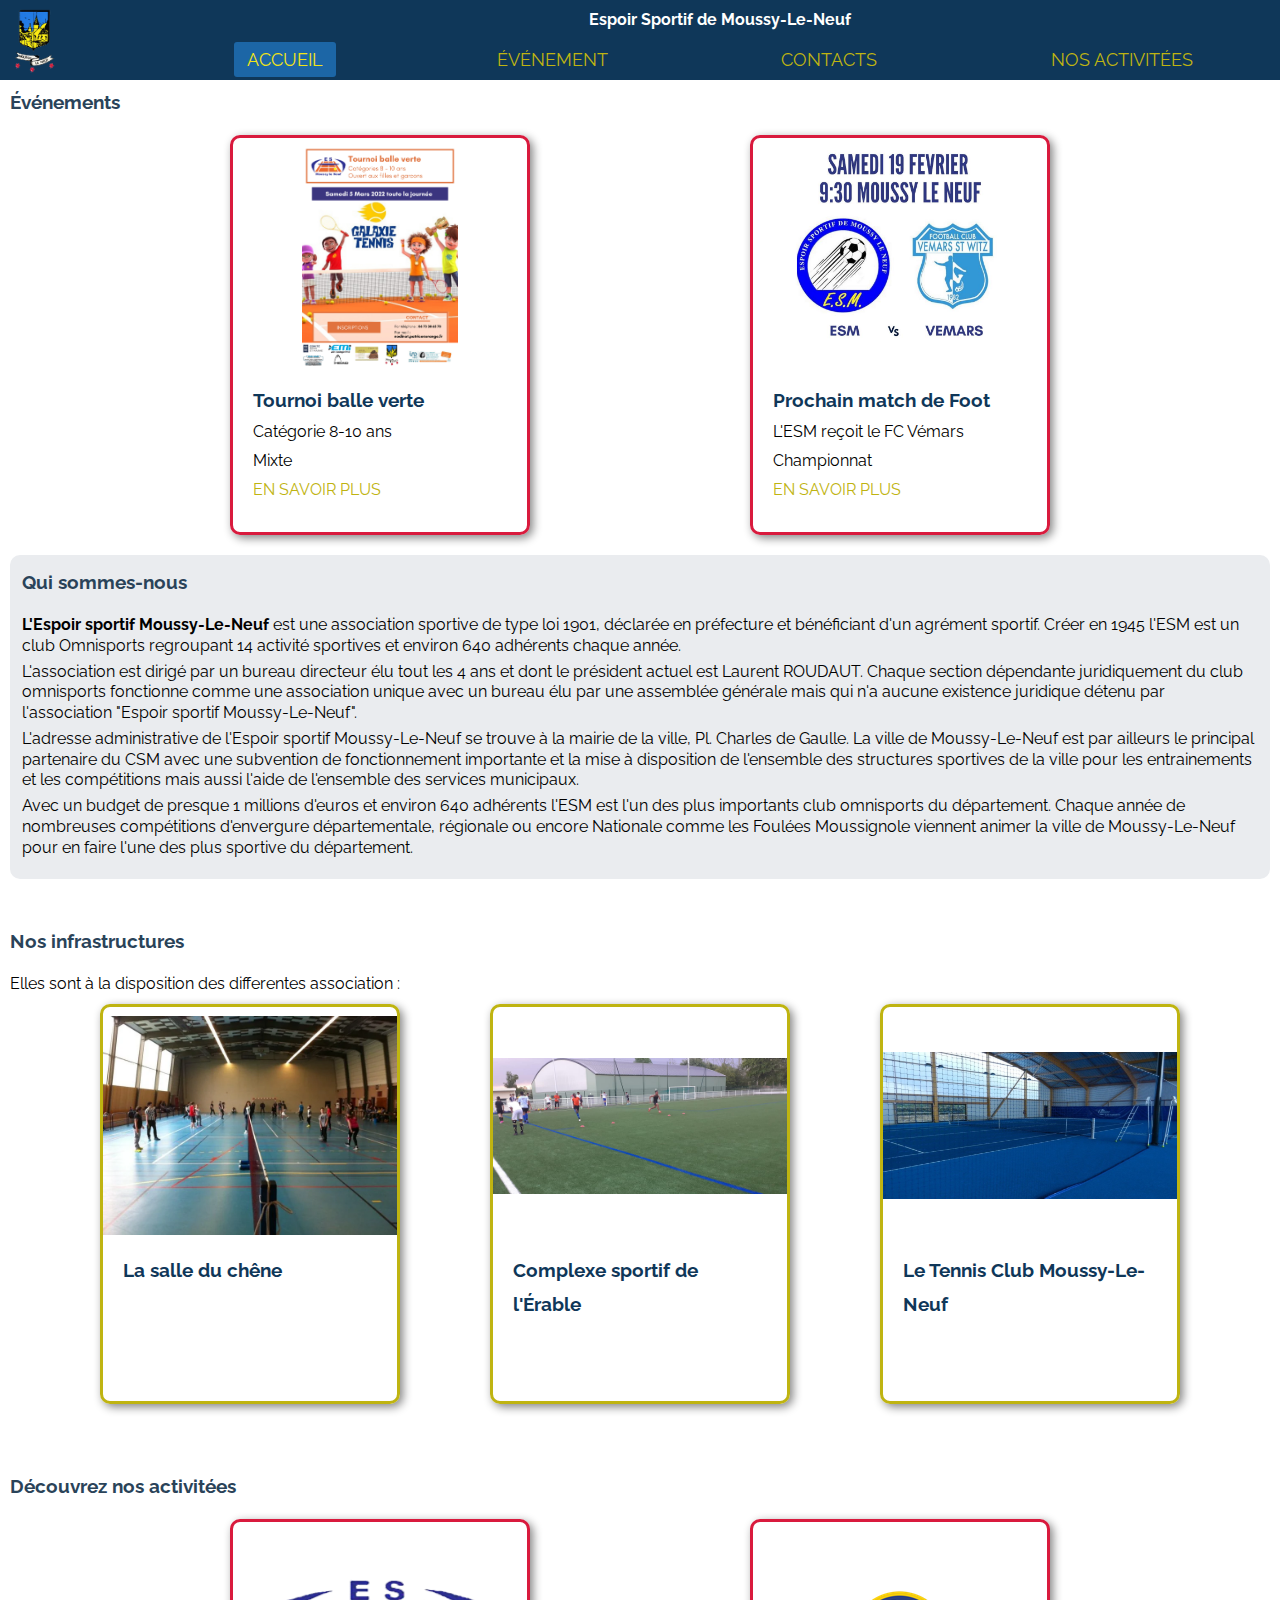
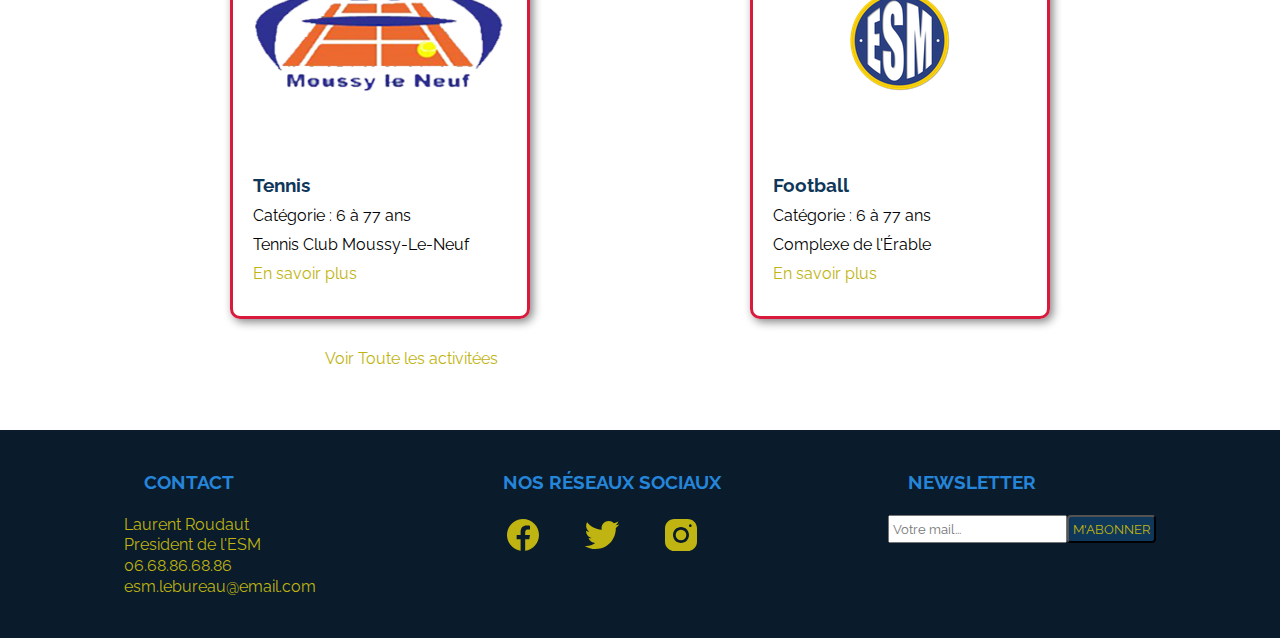
<file: index.html>
<!DOCTYPE html>
<html lang="fr">
    <head>
        <meta charset="UTF-8">
        <meta http-equiv="X-UA-Compatible" content="IE=edge">
        <meta name="viewport" content="width=device-width, initial-scale=1.0">
        <link rel="icon" href="images/LogoMLN.png">
        <!-- Intégration de la librairie Bootstrap que je ne souhaite pas utiliser pour me familliariser 
            avec flexbox et css grid
        <link rel="stylesheet" href="./style/bootstrap.min.css"> -->
        <link rel="stylesheet" href="style.css">
        <link rel="stylesheet" href="./style/header_footer.css">
        <title>ES Moussy</title>
    </head>
    <body>
        <div class="container">
            <!-- Début du header -->
            <nav>
                <div class="area1">
                    <div class="logo">
                        <img src="./images/LogoMLN.png" alt="Ecusson Moussy-Le-Neuf">
                    </div>
                </div>
                <div class="area2">
                    <div class="titre">
                        <div class="assoc">
                            <div>Espoir Sportif <br>de<br> Moussy-Le-Neuf
                            </div>
                        </div>
                    </div>
                    <div class="navbar">
                        <input type="checkbox" id="check">
                        <label for="check" class="checkbtn">
                                <div class="burger">
                                    <span></span>
                                </div>
                        </label>
                        <ul class="menu">
                            <li>
                                <a class="active" href="index.html">Accueil</a>
                                <ul class="sous-menu">
                                    <li><a href="#Qui_sommes-nous">Qui somme sous</a></li>
                                    <li><a href="#Nos_infrastructures">Nos infrastructure</a></li>
                                    <li><a href="#Découvrez_nos_activitées">Nos activitées</a></li>
                                </ul>
                            </li>
                            <li>
                                <a href="./blog/event.html">Événement</a>
                                <ul class="sous-menu">
                                    <li><a href="./blog/event.html#tennis">Tennis</a></li>
                                    <li><a href="./blog/event.html#foot">Foot</a></li>
                                </ul>
                            </li>
                            <li>
                                <a href="./blog/contact.html">Contacts</a>
                            </li>
                            <li>
                                <a href="./blog/activitee.html">Nos activitées</a>
                            </li>
                        </ul>
                    </div>
                </div>
            </nav>
            <!-- Fin du header -->
            
            <!-- Début du main -->
            <main>
                <div>
                    <div>
                        <div class="theme">
                            <div class="title-theme">
                                <h2 id="Evenement">Événements</h2>
                            </div>
                            <div class="container-theme">
                                <div class="container-card">
                                    <div class="card-event">
                                        <div class="top-card">
                                            <div class="img-card">
                                                <img src="./images/event_tennis.jpg" alt="Tournoi balle verte">
                                            </div>
                                        </div>
                                        
                                        <div class="bottom-card">
                                            <div>
                                                <h3>Tournoi balle verte</h3>
                                                <p>Catégorie 8-10 ans <br>
                                                    Mixte</p>
                                                <a href="./blog/event.html#tennis">EN SAVOIR PLUS</a>
                                            </div>
                                        </div>
                                    </div> 
                                </div>
                                
                                <div class="container-card">
                                    <div class="card-event">
                                        <div class="top-card">
                                            <div class="img-card">
                                                <img src="./images/event_foot.jpg" alt="ESMvsVémars">
                                            </div>
                                        </div>
                                    
                                        <div class="bottom-card">
                                            <div>
                                                <h3>Prochain match de Foot</h3>
                                                <p>L'ESM reçoit le FC Vémars <br>
                                                    Championnat</p>
                                                <a href="./blog/event.html#foot">EN SAVOIR PLUS</a>
                                            </div>
                                            
                                        </div>

                                    <div>
                                </div>        
                                
                            </div>
                        </div>                    
                    </div>

                    <div class="theme">
                        <div class="paragraphe">
                            <h2 id="Qui_sommes-nous">Qui sommes-nous</h2>
                            <p><strong>L'Espoir sportif Moussy-Le-Neuf</strong> est une association sportive de type loi 1901, déclarée en préfecture et bénéficiant d'un agrément sportif. 
                            Créer en 1945 l'ESM est un club Omnisports regroupant 14 activité sportives et environ 640 adhérents chaque année.</p>
                            
                            <p>L'association est dirigé par un bureau directeur élu tout les 4 ans et dont le président actuel est Laurent ROUDAUT. 
                            Chaque section dépendante juridiquement du club omnisports fonctionne comme une association unique avec un bureau élu par une assemblée générale mais qui n'a aucune existence juridique détenu par l'association "Espoir sportif Moussy-Le-Neuf". </p>
                            
                            <p>L'adresse administrative de l'Espoir sportif Moussy-Le-Neuf se trouve à la mairie de la ville, Pl. Charles de Gaulle.
                            La ville de Moussy-Le-Neuf est par ailleurs le principal partenaire du CSM avec une subvention de fonctionnement importante et la mise à disposition de l'ensemble des structures sportives de la ville pour les entrainements et les compétitions mais aussi l'aide de l'ensemble des services municipaux.</p> 
                            <p>Avec un budget de presque 1 millions d'euros et environ 640 adhérents l'ESM est l'un des plus importants club omnisports du département.
                            Chaque année de nombreuses compétitions d'envergure départementale, régionale ou encore Nationale comme les Foulées Moussignole viennent animer la ville de Moussy-Le-Neuf pour en faire l'une des plus sportive du département.</p>
                        </div>
                    </div>
                    
                    <div class="theme">
                        <div class="bloc-infra">
                            <h2 id="Nos_infrastructures">Nos infrastructures</h2>
                            <p>Elles sont à la disposition des differentes association : </p>
                            <div class="container-theme">
                                <div class="container-card">
                                    <div class="card-infra">
                                        <div class="top-card">
                                            <div class="image-structure">
                                                <img src="./images/Salle du chêne.webp" alt="La salle du chêne">
                                            </div>
                                        </div>
                                        <div class="bottom-card">
                                            <div><h3>La salle du chêne</h3></div>
                                        </div>
                                    </div>
                                </div>
        
                                <div class="container-card">
                                    <div class="card-infra">
                                        <div class="top-card">
                                            <div class="image-structure">
                                                <img src="./images/complexe sportif de l'érable.jpg" alt="Complexe sportif de l'Érable">
                                            </div>
                                        </div>
                                        <div class="bottom-card">
                                            <div><h3>Complexe sportif de l'Érable</h3></div>
                                        </div>
                                    </div>
                                </div>
        
                                <div class="container-card">
                                    <div class="card-infra">
                                        <div class="top-card">
                                            <div class="image-structure">
                                                <img src="./images/moussy-le-neuf-tennis.jpg" alt="Le Tennis Club Moussy-Le-Neuf">
                                            </div>
                                        </div>
                                        <div class="bottom-card">
                                            <div><h3>Le Tennis Club Moussy-Le-Neuf</h3></div>
                                        </div>
                                    </div>
                                </div>
                            </div>
                        </div>
                    </div>

                    <div class="theme">
                        <div>
                            <div>
                                <h2 id="Découvrez_nos_activitées">Découvrez nos activitées</h2>
                            </div>
                            <div class="container-theme">
                                <div class="container-card">
                                    <div class="card-event">
                                        <div class="top-card">
                                            <div class="img-card">
                                                <img src="./images/LogoTennis.png" alt="Logo Tennis club Moussy-Le-Neuf">
                                            </div>
                                        </div>
                                        <div class="bottom-card">
                                            <div>
                                                <h3>Tennis</h3>
                                                <p>Catégorie : 6 à 77 ans <br>
                                                    Tennis Club Moussy-Le-Neuf</p>
                                                <a href="./blog/activitee.html">En savoir plus</a>
                                            </div>
                                            
                                        </div>
                                        
                                    </div>
                                </div>
                                
                                <div class="container-card">
                                    <div class="card-event">
                                        <div class="top-card">
                                            <div class="img-card">
                                                <img src="./images/LogoFoot.png" alt="Logo ESM Football">
                                            </div>
                                        </div>
                                        <div class="bottom-card">
                                            <div>
                                                <h3>Football</h3> 
                                                <p>Catégorie : 6 à 77 ans <br>
                                                    Complexe de l'Érable</p>
                                                <a href="./blog/activitee.html">En savoir plus</a>
                                            </div>
                                                
                                        </div>
                                    </div>
                                </div>
                            </div>
                            <div class="activite">
                                <a href="./blog/activitee.html">Voir Toute les activitées</a>
                            </div>                           
                        </div>
                    </div>
                </div>
            </main>

            <!------------ Début du footer ------------>
            <footer>
                <div class="contenu-footer">

                    <div class="footer-service">
                        <h3>Contact</h3>
                        <ul class="liste-service">
                            <li>Laurent Roudaut</li>
                            <li>President de l'ESM</li>
                            <li><a href="tel:+33668866886">06.68.86.68.86</a></li>
                            <li><a href="mailto:esm.lebureau@email.com">esm.lebureau@email.com</a></li>
                        </ul>
                    </div>

                    <div class="footer-service">
                        <h3>Nos réseaux sociaux</h3>
                        <ul class="liste-social">
                            <li>
                                <a href="https://www.facebook.com/places/A-faire-a-Moussy-le-Neuf/105662939467023/" target="_blank" ><img class="icon-social" src="./images/icons8-facebook.svg" alt="Facebook icon"></a>
                            </li>
                            <li>
                                <a href="https://twitter.com/EsNeuf" target="_blank"><img class="icon-social" src="./images/icons8-twitter.svg" alt="Twitter icon"></a>
                            </li>
                            <li>
                                <a href="https://www.instagram.com/?hl=fr" target="_blank"><img class="icon-social" src="./images/icons8-instagram.svg" alt="instagram icon"></a>
                            </li>
                        </ul>
                    </div>

                    <div class="footer-service">
                        <h3>Newsletter</h3>
                        <form>
                            <div class="news">
                                <input class="newsletter" type="email" name="mail" placeholder="Votre mail..."/>
                                <input class="btnsub" type="reset" value="M'abonner"/>
                            </div>
                        </form>
                    </div>
                </div>
            </footer>
            <!------------ Fin du footer ------------>
        </div>
    </body>
</html>
</file>
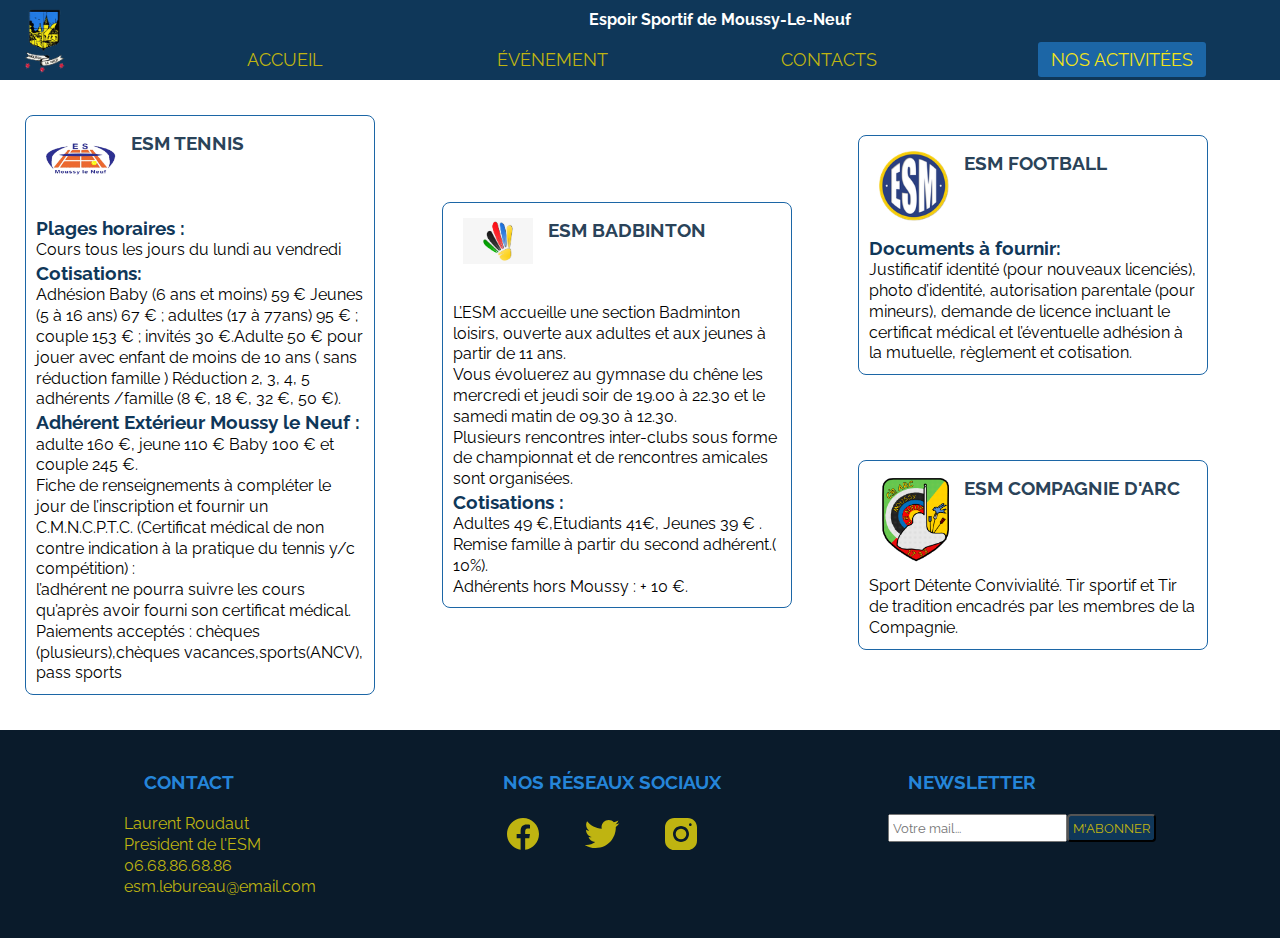
<file: blog/activitee.html>
<!DOCTYPE html>
<html lang="fr">
    <head>
        <meta charset="UTF-8">
        <meta http-equiv="X-UA-Compatible" content="IE=edge">
        <meta name="viewport" content="width=device-width, initial-scale=1.0">
        <link rel="icon" href="../images/LogoMLN.png">
        <!-- Intégration de la librairie Bootstrap que je ne souhaite pas utiliser pour me familliariser 
            avec flexbox et css grid
        <link rel="stylesheet" href="./style/bootstrap.min.css"> -->
        <link rel="stylesheet" href="../style/activité.css">
        <link rel="stylesheet" href="../style/header_footer.css">
        <title>ES Moussy</title>
    </head>
    <body>
        <div class="container">
            <!-- Début du header -->
            <nav>
                <div class="area1">
                    <div class="logo">
                        <img src="../images/LogoMLN.png" alt="Ecusson Moussy-Le-Neuf">
                    </div>
                </div>
                <div class="area2">
                    <div class="titre">
                        <div class="assoc">
                            <div>Espoir Sportif <br>de<br> Moussy-Le-Neuf
                            </div>
                        </div>
                    </div>
                    <div class="navbar">
                        <input type="checkbox" id="check">
                        <label for="check" class="checkbtn">
                                <div class="burger">
                                    <span></span>
                                </div>
                        </label>
                        <ul class="menu">
                            <li>
                                <a href="../index.html">Accueil</a>
                                <ul class="sous-menu">
                                    <li><a href="../index.html#Qui_sommes-nous">Qui somme sous</a></li>
                                    <li><a href="../index.html#Nos_infrastructures">Nos infrastructure</a></li>
                                    <li><a href="../index.html#Découvrez_nos_activitées">Nos activitées</a></li>
                                </ul>
                            </li>
                            <li>
                                <a href="../blog/event.html">Événement</a>
                                <ul class="sous-menu">
                                    <li><a href="event.html#tennis">Tennis</a></li>
                                    <li><a href="event.html#foot">Foot</a></li>
                                </ul>
                            </li>
                            <li>
                                <a href="../blog/contact.html">Contacts</a>
                            </li>
                            <li>
                                <a class="active" href="../blog/acitivité.html">Nos activitées</a>
                            </li>
                        </ul>
                    </div>
                </div>
            </nav>
            <!-- Fin du header -->
            <!-- Début du main -->
            <main>
                <div class="content">
                    <div class="sport tennis">
                        <div class="logo">
                            <img src="../images/LogoTennis.png" alt="">
                        </div>
                        <div class="title"><h2>ESM Tennis</h2></div>
                        <div class="explain arc">
                            <h3>Plages horaires :</h3>
                            Cours tous les jours du lundi au vendredi
                            <h3>Cotisations:</h3>
                            Adhésion Baby (6 ans et moins) 59 €
                            Jeunes (5 à 16 ans) 67 € ; adultes (17 à 77ans) 95 € ;
                            couple 153 € ; invités 30 €.Adulte 50 € pour jouer
                            avec enfant de moins de 10 ans ( sans réduction
                            famille )
                            Réduction 2, 3, 4, 5 adhérents /famille (8 €,
                            18 €, 32 €, 50 €).
                            <h3>Adhérent Extérieur Moussy le Neuf :</h3>
                            adulte 160 €, jeune 110 € Baby 100 € et couple 245 €. <br>
                            Fiche de renseignements à compléter le jour de
                            l’inscription et fournir un C.M.N.C.P.T.C.
                            (Certificat médical de non contre indication à la
                            pratique du tennis y/c compétition) : <br> l’adhérent ne
                            pourra suivre les cours qu’après avoir fourni son
                            certificat médical. <br>
                            Paiements acceptés : chèques (plusieurs),chèques
                            vacances,sports(ANCV), pass sports
                        </div>
                    </div>
                    <div class="sport foot">
                        <div class="logo">
                            <img src="../images/LogoFoot.png" alt="">
                        </div>
                        <div class="title"><h2>ESM Football</h2></div>
                        <div class="explain arc">
                            <h3>Documents à fournir:</h3>
                            Justificatif identité (pour nouveaux licenciés),
                            photo d’identité, autorisation parentale (pour
                            mineurs), demande de licence incluant le
                            certificat médical et l’éventuelle adhésion à la
                            mutuelle, règlement et cotisation.
                            
                        </div>
                    </div>
                    <div class="sport badbinton">
                        <div class="logo">
                            <img src="../images/258-2586492_badminton-logo-clipart-png.png" alt="">
                        </div>
                        <div class="title"><h2>ESM Badbinton</h2></div>
                        <div class="explain arc">
                            <p> L’ESM accueille une section Badminton
                                loisirs, ouverte aux adultes et aux jeunes à
                                partir de 11 ans. <br>
                                Vous évoluerez au gymnase du chêne les mercredi et jeudi soir de 19.00 à
                                22.30 et le samedi matin de 09.30 à
                                12.30. <br>Plusieurs rencontres inter-clubs sous
                                forme de championnat et de rencontres
                                amicales sont organisées. <br>
                                <h3>Cotisations :</h3> Adultes 49 €,Etudiants 41€,
                                Jeunes 39 € . Remise famille à partir du second
                                adhérent.( 10%). <br>
                                Adhérents hors Moussy : + 10 €.
                        </div>
                    </div>
                    <div class="sport arc">
                        <div class="logo">
                            <img src="../images/5acf842e96602_EcussonCieMoussy.png" alt="Logo ESM_Compagnie_d'arc">
                        </div>
                        <div class="title"><h2>ESM Compagnie d'arc</h2></div>
                        <div class="explain">
                            Sport Détente Convivialité.
                            Tir sportif et Tir de tradition encadrés par les
                            membres de la Compagnie.
                            
                        </div>
                    </div>
                </div>
            </main>

            <!------------ Début du footer ------------>
            <footer>
                <div class="contenu-footer">

                    <div class="footer-service">
                        <h3>Contact</h3>
                        <ul class="liste-service">
                            <li>Laurent Roudaut</li>
                            <li>President de l'ESM</li>
                            <li><a href="tel:+33668866886">06.68.86.68.86</a></li>
                            <li><a href="mailto:esm.lebureau@email.com">esm.lebureau@email.com</a></li>
                        </ul>
                    </div>

                    <div class="footer-service">
                        <h3>Nos réseaux sociaux</h3>
                        <ul class="liste-social">
                            <li>
                                <a href="https://www.facebook.com/places/A-faire-a-Moussy-le-Neuf/105662939467023/" target="_blank" ><img class="icon-social" src="../images/icons8-facebook.svg" alt="Facebook icon"></a>
                            </li>
                            <li>
                                <a href="https://twitter.com/EsNeuf" target="_blank"><img class="icon-social" src="../images/icons8-twitter.svg" alt="Twitter icon"></a>
                            </li>
                            <li>
                                <a href="https://www.instagram.com/?hl=fr" target="_blank"><img class="icon-social" src="../images/icons8-instagram.svg" alt="instagram icon"></a>
                            </li>
                        </ul>
                    </div>

                    <div class="footer-service">
                        <h3>Newsletter</h3>
                        <form>
                            <div class="news">
                                <input class="newsletter" type="email" name="mail" placeholder="Votre mail..."/>
                                <input class="btnsub" type="reset" value="M'abonner"/>
                            </div>
                        </form>
                    </div>
                </div>
            </footer>
            <!------------ Fin du footer ------------>
        </div>
    </body>
</html>
</file>
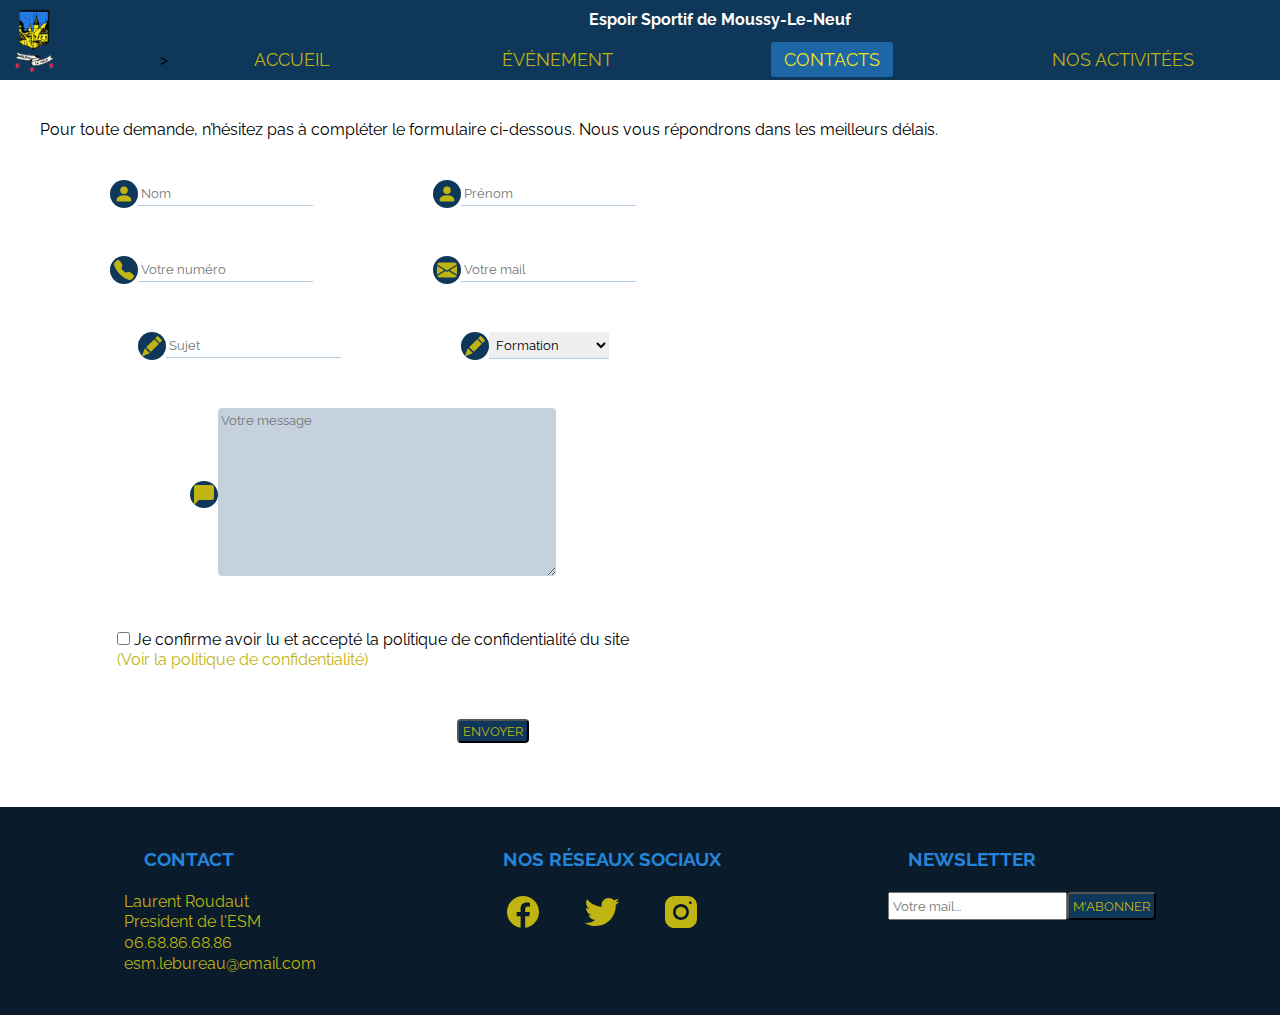
<file: blog/contact.html>
<!DOCTYPE html>
<html lang="fr">
    <head>
        <meta charset="UTF-8">
        <meta http-equiv="X-UA-Compatible" content="IE=edge">
        <meta name="viewport" content="width=device-width, initial-scale=1.0">
        <link rel="icon" href="../images/LogoMLN.png">
        <!-- Intégration de la librairie Bootstrap que je ne souhaite pas utiliser pour me familliariser 
            avec flexbox et css grid
        <link rel="stylesheet" href="./style/bootstrap.min.css"> -->
        <link rel="stylesheet" href="../style/contact.css">
        <link rel="stylesheet" href="../style/header_footer.css">
        <title>ES Moussy</title>
    </head>
    <body>
        <!-- Début du header -->
        <nav>
            <div class="area1">
                <div class="logo">
                    <img src="../images/LogoMLN.png" alt="Ecusson Moussy-Le-Neuf">
                </div>
            </div>
            <div class="area2">
                <div class="titre">
                    <div class="assoc">
                        <div>Espoir Sportif <br>de<br> Moussy-Le-Neuf
                        </div>
                    </div>
                </div>
                <div class="navbar">
                    <input type="checkbox" id="check">
                    <label for="check" class="checkbtn">
                            <div class="burger">
                                <span></span>
                            </div>
                    </label>>
                    <ul class="menu">
                        <li>
                            <a href="../index.html">Accueil</a>
                            <ul class="sous-menu">
                                <li><a href="../index.html#Qui_sommes-nous">Qui somme sous</a></li>
                                <li><a href="../index.html#Nos_infrastructures">Nos infrastructure</a></li>
                                <li><a href="../index.html#Découvrez_nos_activitées">Nos activitées</a></li>
                            </ul>
                        </li>
                        <li>
                            <a href="event.html">Événement</a>
                            <ul class="sous-menu">
                                <li><a href="event.html#tennis">Tennis</a></li>
                                <li><a href="event.html#foot">Foot</a></li>
                            </ul>
                        </li>
                        <li>
                            <a class="active" href="../blog/contact.html">Contacts</a>
                        </li>
                        <li>
                            <a href="activitee.html">Nos activitées</a>
                        </li>
                    </ul>
                </div>
            </div>
        </nav>
        <!-- Fin du header -->
        <!-- Début du main -->
        <main>
            <div class="container-contact">
                <section>
                    <div>
                        <p>Pour toute demande, n’hésitez pas à compléter le formulaire ci-dessous. Nous vous
                            répondrons dans les meilleurs délais.</p>
                    </div>
                    <form action="">
                        <div class="form-group">
                            <div class="form-input">
                                <div class="input-icon">
                                    <svg xmlns="http://www.w3.org/2000/svg" width="16" height="16" fill="currentColor" class="bi bi-person-fill" viewBox="0 0 16 16">
                                        <path d="M3 14s-1 0-1-1 1-4 6-4 6 3 6 4-1 1-1 1H3zm5-6a3 3 0 1 0 0-6 3 3 0 0 0 0 6z"/>
                                    </svg>
                                </div>
                                <span><input class="input" type="text"                  placeholder="Nom"></span>
                            </div>
                            <div class="form-input">
                                <div class="input-icon">
                                    <svg xmlns="http://www.w3.org/2000/svg" width="16" height="16" fill="currentColor" class="bi bi-person-fill" viewBox="0 0 16 16">
                                        <path d="M3 14s-1 0-1-1 1-4 6-4 6 3 6 4-1 1-1 1H3zm5-6a3 3 0 1 0 0-6 3 3 0 0 0 0 6z"/>
                                    </svg>
                                </div>
                                <span><input class="input" type="text" placeholder="Prénom"></span>
                            </div>
                        </div>

                        <div class="form-group">
                            <div class="form-input">
                                <div class="input-icon">
                                    <svg xmlns="http://www.w3.org/2000/svg" width="16" height="16" fill="currentColor" class="bi bi-telephone-fill" viewBox="0 0 16 16">
                                        <path fill-rule="evenodd" d="M1.885.511a1.745 1.745 0 0 1 2.61.163L6.29 2.98c.329.423.445.974.315 1.494l-.547 2.19a.678.678 0 0 0 .178.643l2.457 2.457a.678.678 0 0 0 .644.178l2.189-.547a1.745 1.745 0 0 1 1.494.315l2.306 1.794c.829.645.905 1.87.163 2.611l-1.034 1.034c-.74.74-1.846 1.065-2.877.702a18.634 18.634 0 0 1-7.01-4.42 18.634 18.634 0 0 1-4.42-7.009c-.362-1.03-.037-2.137.703-2.877L1.885.511z"/>
                                    </svg>
                                </div>
                                <span><input class="input" type="tel" placeholder="Votre numéro"></span>
                            </div>
                            <div class="form-input">
                                <div class="input-icon">
                                    <svg xmlns="http://www.w3.org/2000/svg" width="16" height="16" fill="currentColor" class="bi bi-envelope-fill" viewBox="0 0 16 16">
                                        <path d="M.05 3.555A2 2 0 0 1 2 2h12a2 2 0 0 1 1.95 1.555L8 8.414.05 3.555ZM0 4.697v7.104l5.803-3.558L0 4.697ZM6.761 8.83l-6.57 4.027A2 2 0 0 0 2 14h12a2 2 0 0 0 1.808-1.144l-6.57-4.027L8 9.586l-1.239-.757Zm3.436-.586L16 11.801V4.697l-5.803 3.546Z"/>
                                    </svg>
                                </div>
                                <span><input class="input" type="text" placeholder="Votre mail"></span>
                            </div>
                        </div>

                        <div class="form-group">
                            <div class="form-input">
                                <div class="input-icon">
                                    <svg xmlns="http://www.w3.org/2000/svg" width="16" height="16" fill="currentColor" class="bi bi-pencil-fill" viewBox="0 0 16 16">
                                        <path d="M12.854.146a.5.5 0 0 0-.707 0L10.5 1.793 14.207 5.5l1.647-1.646a.5.5 0 0 0 0-.708l-3-3zm.646 6.061L9.793 2.5 3.293 9H3.5a.5.5 0 0 1 .5.5v.5h.5a.5.5 0 0 1 .5.5v.5h.5a.5.5 0 0 1 .5.5v.5h.5a.5.5 0 0 1 .5.5v.207l6.5-6.5zm-7.468 7.468A.5.5 0 0 1 6 13.5V13h-.5a.5.5 0 0 1-.5-.5V12h-.5a.5.5 0 0 1-.5-.5V11h-.5a.5.5 0 0 1-.5-.5V10h-.5a.499.499 0 0 1-.175-.032l-.179.178a.5.5 0 0 0-.11.168l-2 5a.5.5 0 0 0 .65.65l5-2a.5.5 0 0 0 .168-.11l.178-.178z"/>
                                    </svg>
                                </div>
                                <span><input class="input" type="text" placeholder="Sujet"></span>
                            </div>
                            <div class="form-input">
                                <div class="input-icon">
                                    <svg xmlns="http://www.w3.org/2000/svg" width="16" height="16" fill="currentColor" class="bi bi-pencil-fill" viewBox="0 0 16 16">
                                        <path d="M12.854.146a.5.5 0 0 0-.707 0L10.5 1.793 14.207 5.5l1.647-1.646a.5.5 0 0 0 0-.708l-3-3zm.646 6.061L9.793 2.5 3.293 9H3.5a.5.5 0 0 1 .5.5v.5h.5a.5.5 0 0 1 .5.5v.5h.5a.5.5 0 0 1 .5.5v.5h.5a.5.5 0 0 1 .5.5v.207l6.5-6.5zm-7.468 7.468A.5.5 0 0 1 6 13.5V13h-.5a.5.5 0 0 1-.5-.5V12h-.5a.5.5 0 0 1-.5-.5V11h-.5a.5.5 0 0 1-.5-.5V10h-.5a.499.499 0 0 1-.175-.032l-.179.178a.5.5 0 0 0-.11.168l-2 5a.5.5 0 0 0 .65.65l5-2a.5.5 0 0 0 .168-.11l.178-.178z"/>
                                    </svg>
                                </div>
                                <select class="input" name="raison" id="raison">
                                    <option value="Formation">Formation</option>
                                    <option value="Affiliation">Affiliation</option>
                                    <option value="Trouver un club">Trouver un club</option>
                                    <option value="Autre">Autre</option>
                                </select>
                            </div>
                        </div>

                        <div class="form-group">
                            <div class="form-input">
                                <div class="input-icon-area">
                                    <svg xmlns="http://www.w3.org/2000/svg" width="16" height="16" fill="currentColor" class="bi bi-chat-left-fill" viewBox="0 0 16 16">
                                        <path d="M2 0a2 2 0 0 0-2 2v12.793a.5.5 0 0 0 .854.353l2.853-2.853A1 1 0 0 1 4.414 12H14a2 2 0 0 0 2-2V2a2 2 0 0 0-2-2H2z"/>
                                    </svg>
                                </div>
                                <p>
                                    <textarea class="input-area" name="Message" id="message" cols="40" rows="10" placeholder="Votre message"></textarea>
                                </p>
                            </div>
                        </div>
                        <div class="form-group">
                            <div class="form-input">
                                <span><input type="checkbox" name="RGPD" id="RGPD" /> <label for="RGPD">Je confirme avoir lu et accepté la politique de confidentialité du site <br><a href="">(Voir la politique de confidentialité)</a></label><br /></span>
                            </div>
                        </div>
                        <div class="form-group">
                            <div class="form-input">
                                <input class="btn-envoyer" type="reset" value="Envoyer">
                            </div>
                        </div>
                    </form>
                </section>
            </div>
        </main>

        <!------------ Début du footer ------------>
        <footer>
            <div class="contenu-footer">

                <div class="footer-service">
                    <h3>Contact</h3>
                    <ul class="liste-service">
                        <li>Laurent Roudaut</li>
                        <li>President de l'ESM</li>
                        <li><a href="tel:+33668866886">06.68.86.68.86</a></li>
                        <li><a href="mailto:esm.lebureau@email.com">esm.lebureau@email.com</a></li>
                    </ul>
                </div>

                <div class="footer-service">
                    <h3>Nos réseaux sociaux</h3>
                    <ul class="liste-social">
                        <li>
                            <a href="https://www.facebook.com/places/A-faire-a-Moussy-le-Neuf/105662939467023/" target="_blank" ><img class="icon-social" src="../images/icons8-facebook.svg" alt="Facebook icon"></a>
                        </li>
                        <li>
                            <a href="https://twitter.com/EsNeuf" target="_blank"><img class="icon-social" src="../images/icons8-twitter.svg" alt="Twitter icon"></a>
                        </li>
                        <li>
                            <a href="https://www.instagram.com/?hl=fr" target="_blank"><img class="icon-social" src="../images/icons8-instagram.svg" alt="instagram icon"></a>
                        </li>
                    </ul>
                </div>

                <div class="footer-service">
                    <h3>Newsletter</h3>
                    <form>
                        <div class="news">
                            <input class="newsletter" type="email" name="mail" placeholder="Votre mail..."/>
                            <input class="btnsub" type="reset" value="M'abonner"/>
                        </div>
                    </form>
                </div>
            </div>
        </footer>
        <!------------ Fin du footer ------------>
    </body>
</html>
</file>
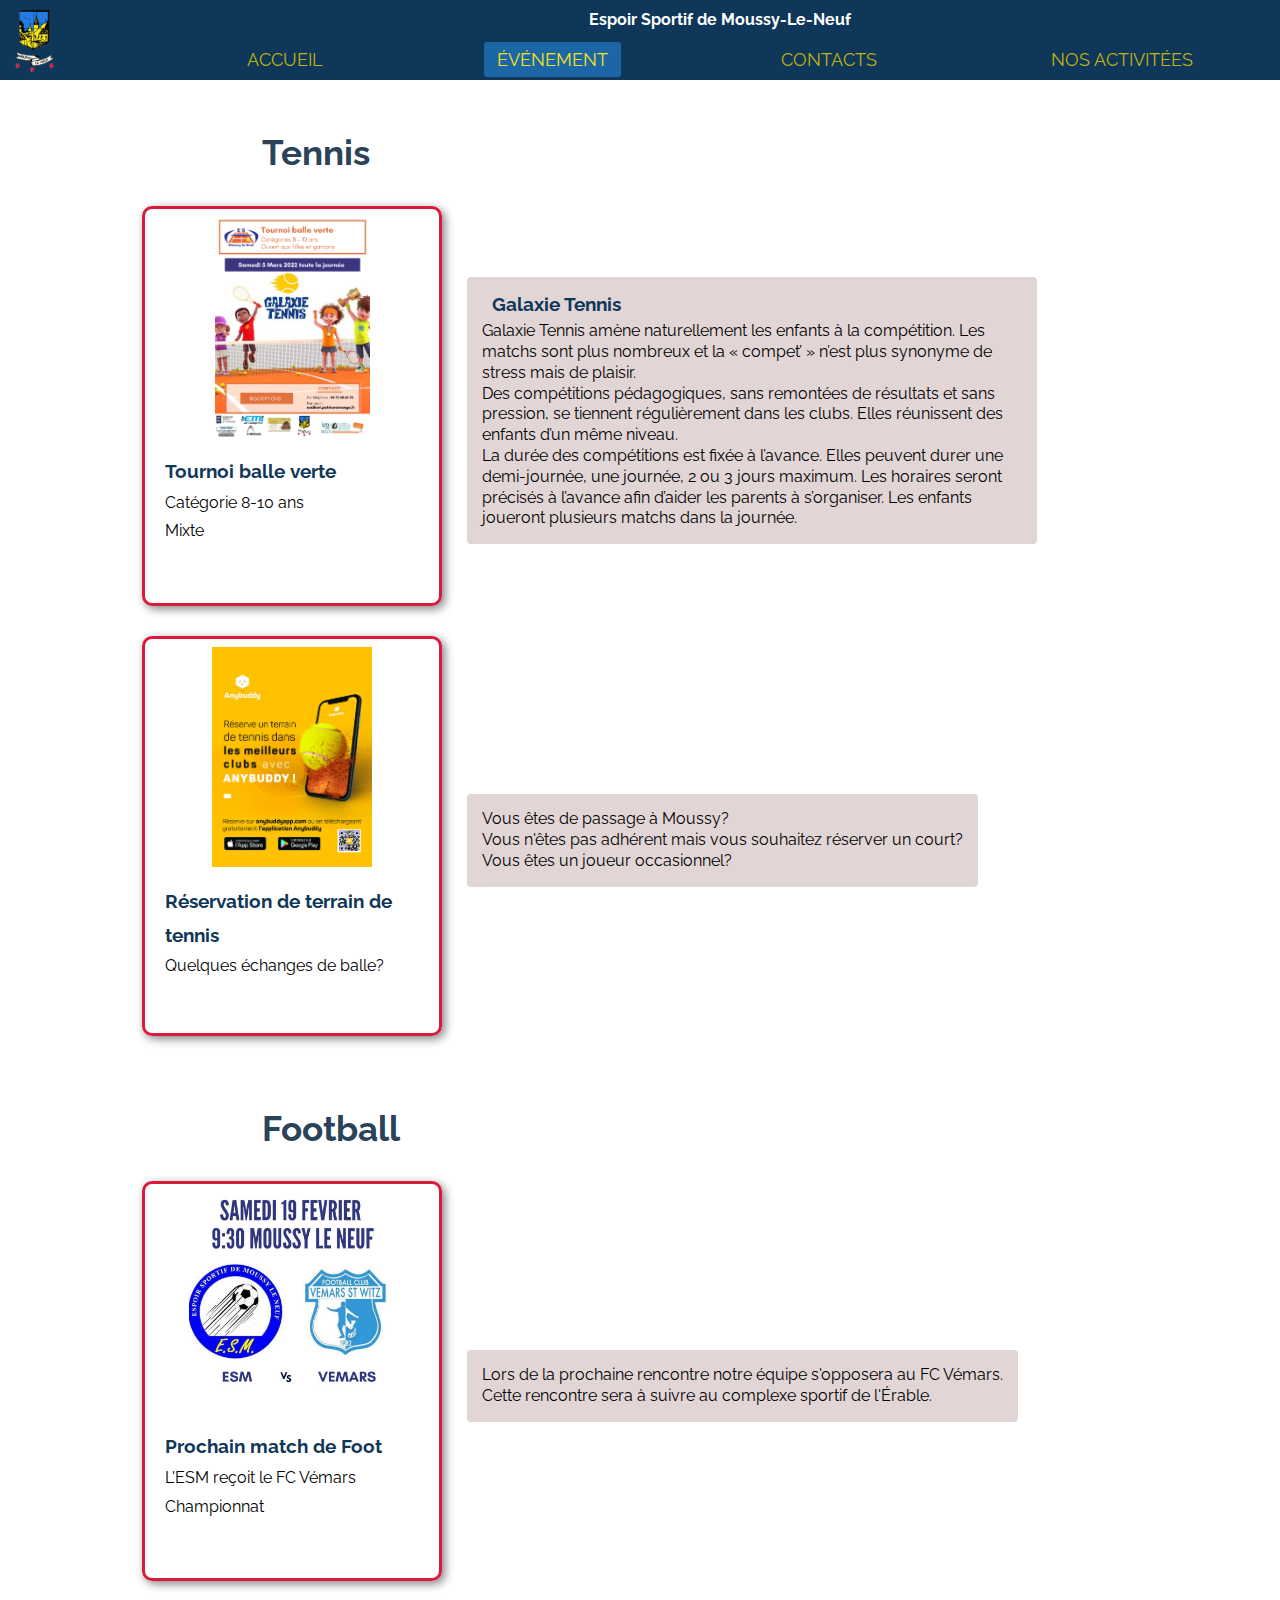
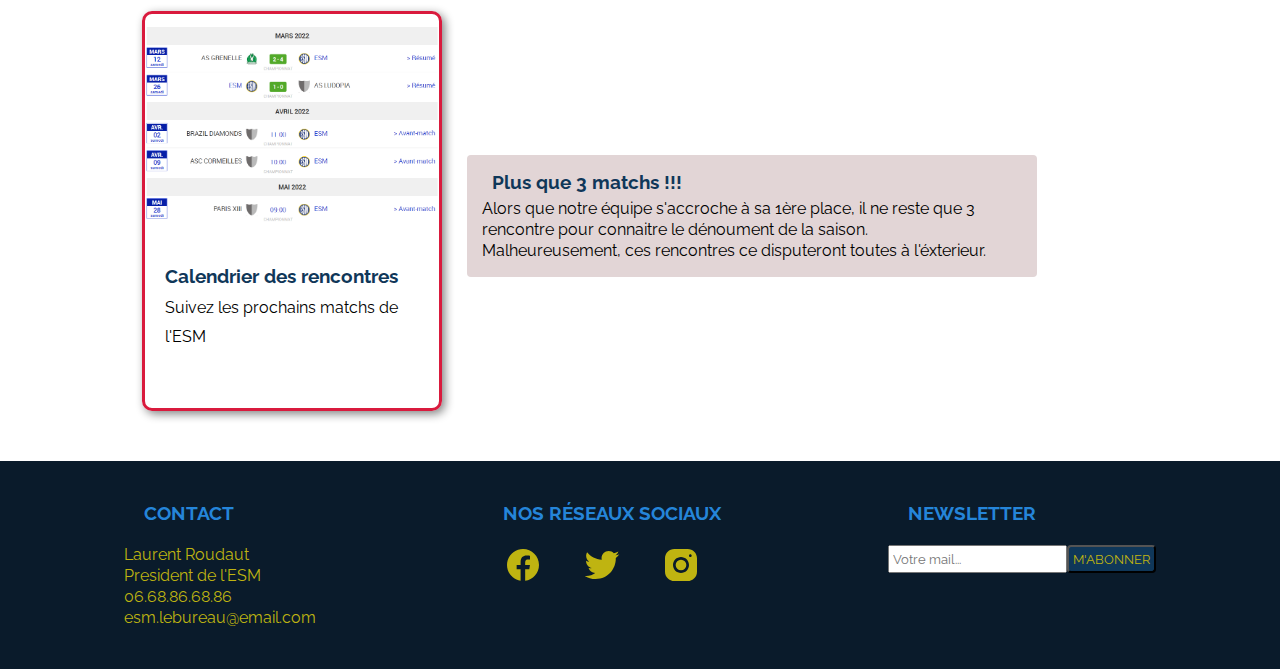
<file: blog/event.html>
<!DOCTYPE html>
<html lang="fr">
    <head>
        <meta charset="UTF-8">
        <meta http-equiv="X-UA-Compatible" content="IE=edge">
        <meta name="viewport" content="width=device-width, initial-scale=1.0">
        <link rel="icon" href="../images/LogoMLN.png">
        <!-- Intégration de la librairie Bootstrap que je ne souhaite pas utiliser pour me familliariser 
            avec flexbox et css grid
        <link rel="stylesheet" href="./style/bootstrap.min.css"> -->
        <link rel="stylesheet" href="../style/event.css">
        <link rel="stylesheet" href="../style/header_footer.css">
        <title>ES Moussy</title>
    </head>
    <body>
        <div class="container">
            <!-- Début du header -->
            <nav>
                <div class="area1">
                    <div class="logo">
                        <img src="../images/LogoMLN.png" alt="Ecusson Moussy-Le-Neuf">
                    </div>
                </div>
                <div class="area2">
                    <div class="titre">
                        <div class="assoc">
                            <div>Espoir Sportif <br>de<br> Moussy-Le-Neuf
                            </div>
                        </div>
                    </div>
                    <div class="navbar">
                        <input type="checkbox" id="check">
                        <label for="check" class="checkbtn">
                                <div class="burger">
                                    <span></span>
                                </div>
                        </label>
                        <ul class="menu">
                            <li>
                                <a href="../index.html">Accueil</a>
                                <ul class="sous-menu">
                                    <li><a href="../index.html#Qui_sommes-nous">Qui somme sous</a></li>
                                    <li><a href="../index.html#Nos_infrastructures">Nos infrastructure</a></li>
                                    <li><a href="../index.html#Découvrez_nos_activitées">Nos activitées</a></li>
                                </ul>
                            </li>
                            <li>
                                <a class="active" href="event.html">Événement</a>
                                <ul class="sous-menu">
                                    <li><a href="#tennis">Tennis</a></li>
                                    <li><a href="#foot">Foot</a></li>
                                </ul>
                            </li>
                            <li>
                                <a href="../blog/contact.html">Contacts</a>
                            </li>
                            <li>
                                <a href="../blog/activitee.html">Nos activitées</a>
                            </li>
                        </ul>
                    </div>
                </div>
            </nav>
            <!-- Fin du header -->
            <!-- Début du main -->
            <main>
                <div>
                    <div class="sport" id="tennis">
                        <h2>Tennis</h2>
                        <div class="event">
                            <div class="container-card">
                                <div class="card-event">
                                    <div class="top-card">
                                        <div class="img-card">
                                            <img src="../images/event_tennis.jpg" alt="Tournoi balle verte">
                                        </div>
                                    </div>
                                    
                                    <div class="bottom-card">
                                        <div>
                                            <h3>Tournoi balle verte</h3>
                                            <p>Catégorie 8-10 ans <br>
                                                Mixte</p>
                                        </div>
                                    </div> 
                                </div>
                            </div>
                            <div class="explain">
                                <h3>Galaxie Tennis</h3>
                                <p>Galaxie Tennis amène naturellement les enfants à la compétition.
                                Les matchs sont plus nombreux et la « compet’ » n’est plus synonyme de stress mais de plaisir. <br>
                                Des compétitions pédagogiques, sans remontées de résultats et sans pression, se tiennent régulièrement dans les clubs. Elles réunissent des enfants d’un même niveau. <br>
                                La durée des compétitions est fixée à l’avance. Elles peuvent durer une demi-journée, une journée, 2 ou 3 jours maximum. Les horaires seront précisés à l’avance afin d’aider les parents à s’organiser. Les enfants joueront plusieurs matchs dans la journée.</p>
                            </div>
                        </div>
        
                        <div class="event">
                            <div class="container-card">
                                <div class="card-event">
                                    <div class="top-card">
                                        <div class="img-card">
                                            <img src="../images/260360106_441391834129098_586701006394035368_n.jpg" alt="Anybuddy">
                                        </div>
                                    </div>
                                    
                                    <div class="bottom-card">
                                        <div>
                                            <h3>Réservation de terrain de tennis</h3>
                                            <p>Quelques échanges de balle?</p>
                                        </div>
                                    </div> 
                                </div>
                            </div>
                            <div class="explain">
                                <p>Vous êtes de passage à Moussy? <br>
                                Vous n'êtes pas adhérent mais vous souhaitez réserver un court? <br>
                                Vous êtes un joueur occasionnel?</p> 
                            </div>
                        </div>
                    </div>
        
                    <div class="sport" id="foot">
                        <h2>Football</h2>
                        <div class="event">
                            <div class="container-card">
                                <div class="card-event">
                                    <div class="top-card">
                                        <div class="img-card">
                                            <img src="../images/event_foot.jpg" alt="ESMvsVémars">
                                        </div>
                                    </div>
                                    
                                    <div class="bottom-card">
                                        <div>
                                            <h3>Prochain match de Foot</h3>
                                            <p>L'ESM reçoit le FC Vémars <br>
                                                Championnat</p>
                                        </div>
                                    </div> 
                                </div>
                            </div>
                            <div class="explain">
                                <p>Lors de la prochaine rencontre notre équipe s'opposera au FC Vémars. <br>
                                Cette rencontre sera à suivre au complexe sportif de l'Érable.</p> 
                            </div>
                        </div>
        
                        <div class="event">
                            <div class="container-card">
                                <div class="card-event">
                                    <div class="top-card">
                                        <div class="img-card">
                                            <img src="../images/Capture d’écran 2022-03-28 184929.png" alt="Tournoi balle verte">
                                        </div>
                                    </div>
                                    
                                    <div class="bottom-card">
                                        <div>
                                            <h3>Calendrier des rencontres</h3>
                                            <p>Suivez les prochains matchs de l'ESM</p>
                                        </div>
                                    </div> 
                                </div>
                            </div>
                            <div class="explain">
                                <h3>Plus que 3 matchs !!! </h3>
                                <p>Alors que notre équipe s'accroche à sa 1ère place, il ne reste que 3 rencontre pour connaitre le dénoument de la saison. <br>
                                Malheureusement, ces rencontres ce disputeront toutes à l'éxterieur.</p> 
                            </div>
                        </div>
                    </div>
                </div>
                
            </main>

            <!------------ Début du footer ------------>
            <footer>
                <div class="contenu-footer">

                    <div class="footer-service">
                        <h3>Contact</h3>
                        <ul class="liste-service">
                            <li>Laurent Roudaut</li>
                            <li>President de l'ESM</li>
                            <li><a href="tel:+33668866886">06.68.86.68.86</a></li>
                            <li><a href="mailto:esm.lebureau@email.com">esm.lebureau@email.com</a></li>
                        </ul>
                    </div>

                    <div class="footer-service">
                        <h3>Nos réseaux sociaux</h3>
                        <ul class="liste-social">
                            <li>
                                <a href="https://www.facebook.com/places/A-faire-a-Moussy-le-Neuf/105662939467023/" target="_blank" ><img class="icon-social" src="../images/icons8-facebook.svg" alt="Facebook icon"></a>
                            </li>
                            <li>
                                <a href="https://twitter.com/EsNeuf" target="_blank"><img class="icon-social" src="../images/icons8-twitter.svg" alt="Twitter icon"></a>
                            </li>
                            <li>
                                <a href="https://www.instagram.com/?hl=fr" target="_blank"><img class="icon-social" src="../images/icons8-instagram.svg" alt="instagram icon"></a>
                            </li>
                        </ul>
                    </div>

                    <div class="footer-service">
                        <h3>Newsletter</h3>
                        <form>
                            <div class="news">
                                <input class="newsletter" type="email" name="mail" placeholder="Votre mail..."/>
                                <input class="btnsub" type="reset" value="M'abonner"/>
                            </div>
                        </form>
                    </div>
                </div>
            </footer>
            <!------------ Fin du footer ------------>
        </div>
    </body>
</html>
</file>
<file: style.css>
/* -------------- main -------------- */

main {
    padding: 10px;
}

.encrage {
    display: flex;
    justify-content: space-around;
    flex-wrap: wrap;
}

.encrage li {
    display: inline-block;
    align-items: center;
    padding: 3px;
    font-size: 10px;
    text-transform: uppercase;
}

.theme {
    margin-bottom: 50px;
}

.container-theme {
    display: flex;
    flex-wrap: wrap;
    justify-content: space-evenly;
}

/* ------- CSS des cards ------- */
.card-event, .card-infra {
    display: inline-block;
    width: 300px;
    height: 400px;
    border-radius: 10px;
    position: relative;
    margin-bottom: 20px;
    box-shadow: 3px 3px 10px rgba(0, 0, 0, 0.486);
}

.card-event .top-card, .card-infra .top-card {
    height: 60%;
    border-radius: 10px 10px 0 0;
    display: flex;
    align-items: center;
    justify-content: center;
}


.card-event .bottom-card, .card-infra .bottom-card {
    text-align: left;
    padding: 10px 20px;
    overflow: hidden;
    line-height: 1.8;
}

.card-event:hover, .card-infra:hover{
    box-shadow: 3px 3px 20px rgba(0, 0, 0, 0.644);
}

.card-event{
    border: 3px solid #D91A3D;
}



.card-event .top-card img {
    max-height: 220px;
}


.card-infra{
    border: 3px solid #BFB411;
}
/* --- Fin du CSS des cards --- */

/* ------ paragraphe et balise p ------ */
.paragraphe {
    background: #eaecef;
    border-radius: 10px;
    padding: 15px 12px 15px;
}

.paragraphe p {
    margin-bottom: 5px;
}

.bloc-infra p {
    margin-bottom: 10px;
}

.activite{
    margin-left: 25%;
    margin-top: 10px;    
}
/* -------------  Responsive  ----------------- */

@media screen and (min-width: 600px) {
/* Flexbox gère très bien le responsive sur cette page */ 
}
</file>
<file: style/header_footer.css>
/* ---------  Style Commun à toute les pages  --------- */

@import url('https://fonts.googleapis.com/css2?family=Raleway:ital,wght@0,100;0,400;0,700;0,900;1,100;1,400&display=swap');

*, ::before, ::after {
    box-sizing: border-box;
    margin: 0;
    padding: 0;
    list-style: none;
    text-decoration: none;
    font-family: 'Raleway', sans-serif;
}

html, body {
    height: 100%;
    line-height: 1.3;
}
/* --- Fonts --- */


h2 {
    color: #2A4359;
    margin-bottom: 20px;
    font-size: 1.2em;
}

h3 {
    color: #0F3759 ;
}

a {
    color: #BFB411;
}

a:hover {
    color: #F2E416;
}
.container {
    display: flex;
    flex-wrap: wrap;    
}


img {
    max-width: 100%;
    height: auto;
    vertical-align: middle;
}

/* ----------- Header ----------- */

nav {
    background: #0F3759 ;
    height: 80px;
    width: 100%;
    display: grid;
    grid-template-columns: 1fr 4fr;
    grid-template-rows: 1fr;
    grid-column-gap: 0px;
    grid-row-gap: 0px;
}
.area1{
    grid-area: 1 / 1 / 2 / 2; 
    align-items: center;
}
.area2{
    grid-area: 1 / 2 / 2 / 3; 
    align-items: center;
    display: grid;
    grid-template-columns: 3fr 1fr;
}

.titre{
    grid-area: 1 / 1 / 2 / 2; 
    align-items: center;
}
.navbar{
    grid-area: 1 / 2 / 2 / 3; 
    align-items: center;
}
.titre{
    justify-content: center;
}
.menu{
    position: fixed;
    width: 100%;
    height: 100vh;
    background: #2A4359;
    top: 80px;
    left: -100%;
    text-align: center;
    transition: all .5s;
    z-index: 200;
}
nav ul li{
    display: block;
    line-height: 40px;
    margin: 50px 0px;
}
nav ul li a{
    color: #BFB411;
    font-size: 20px;
    padding: 7px 13px;
    border-radius: 3px;
    text-transform: uppercase;
}
nav a.active, nav a:hover{
    background: #0F3759;
    color: #F2E416;
    transition: .5s
}
.sous-menu li{
    text-align: right;
    display: inline;
    margin-bottom: 0;
    margin-top: 20px;
    border-bottom: 1px solid #1C66A6;
}
.sous-menu li a{
    font-size: 14px;
}

ul.sous-menu {
    display: flex;
    flex-wrap: wrap;
    margin: -18px;
    justify-content: center;
}
.checkbtn{
    font-size: 30px;
    color: #BFB411;
    float: right;
    line-height: 80px;
    margin-right: 20px;
    cursor: pointer;
}
#check{
    display: none;
}

#check:checked ~ ul{
    left: 0;
}
.burger{
    width: 42px;
    height: 24px;
    position: relative;
}
.burger span{
    width: 100%;
    height: 4px;
    background: #BFB411;
    display: block;
    position: absolute;
    top: 50%;
    transform: translateY(-50%);
}
.burger span::before, .burger span::after{
    content: '';
    position: absolute;
    width: 100%;
    height: 4px;
    background: #BFB411;
}
.burger span::before{
    transform: translateY(-10px);
}
.burger span::after{
    transform: translateY(10px);
}

.logo {
    width: 70px;
    height: 70px;
    float: left;
    margin-top: 5px;
}
img {
    max-width: 100%;
    height: auto;
    vertical-align: middle;
}
.assoc{
    color: white;
    font-size: 16px;
    font-weight: bold;
    text-align: center;
    justify-content: center;
    
}


/* ---------- Fin du header ---------- */


/* ---------------- Footer ---------------- */

footer {
    background-color: rgba(8, 25, 41, 0.993);
    width: 100%;
    height: auto;
    padding: 20px;
    color: #BFB411;
}

footer h3 {
    text-transform: uppercase;
    color: #2585D9;
    margin-bottom: 5px;
}

.footer-service {
    margin-bottom: 12px;
}

.liste-social, .news {
    display: flex;
    flex-direction: row;
    flex-wrap: nowrap;
    justify-content: space-around;
}

.news {
    justify-content: flex-start;
}
.newsletter{
    padding: 4px 0px 4px 3px;
}
.icon-social {
    width: 40px;
    height: 40px;
}
.icon-social:hover {
    color: #F2E416;
}

.btnsub {
    display: block;
    width: auto;
    padding: 2px 4px;
    border-radius: 4px;
    text-transform: uppercase;
    color: #BFB411;
    background: #0F3759;
}


/* Media Queries*/
@media screen and (min-width: 600px) { 
    /* ----------  Reponsive navbar ----------- */
    nav{
        display: grid;
        grid-template-columns: 1fr 7fr;
        grid-template-rows: repeat(2, 1fr);
        grid-column-gap: 0px;
        grid-row-gap: 0px;
        height: 80px;
    }
    .area1 { grid-area: 1 / 1 / 3 / 2; }
    .area2 { 
        grid-area: 1 / 2 / 3 / 3; 
        display: grid;
        grid-template-columns: 2fr;
        grid-template-rows: repeat(2, 1fr);
        grid-column-gap: 0px;
        grid-row-gap: 0px;
        height: 80px;
    }
    .titre{
        grid-area: 1 / 1 / 2 / 2;
        display: flex;
        justify-content: center;
        align-items: center;
        margin: 8px;
    }
    .navbar{
        grid-area: 2 / 1 / 3 / 2;
        display: flex;
        justify-content: center;
        align-items: center;
    }
    .assoc br{
        display: none;
    }
    label.assoc{
        font-size: 18px;
    }
    .checkbtn{
        display: none;
    }
    .menu{
        float: right;
        left: 0;
        top: 0%;
        height: 40px;
        width: 100%;
        position: relative;
        display: flex;
        justify-content: space-around;
        background: #0F3759;
    }
    nav a.active, nav a:hover{
        background: #1C66A6;
        color: #F2E416;
        transition: .5s
    }
    .sous-menu a:hover{
        background: #2585D9;
    }
    .menu li{
        display: inline-block;
        line-height: 40px; 
        margin: 0px 5px;
        position: relative;
    }
    .sous-menu{
        flex-direction: column;
        margin-bottom: 20px;
    }
    .menu li:hover .sous-menu li{
        display: block;
    }
    nav ul li a{
        font-size: 15px;
    }
    .sous-menu li a{
        font-size: 10px;
    }
    .sous-menu li{
        display: none;
        background: #2A4359;
        width: auto;
        height: auto;
        top: 17px;
        text-align: center;
        line-height: 30px;
    }

    
    
}

@media screen and (min-width: 750px) {
    /* ----------  Reponsive footer ----------- */
    .contenu-footer{
        display: flex;
        margin: 20px;
        justify-content: space-around;
    }
    
    footer h3 {
        margin-bottom: 20px;
        padding-left: 20px;
    }
    .footer-service{
        margin: 0px 10px;
    }
    footer img:hover{
        transform: scale(1.2);
    }
    nav ul li a{
        font-size: 18px;
    }
    .sous-menu li a{
        font-size: 14px;
    }
}
</file>
<file: style/activité.css>
main{
    width: 100%;
}
.content{
    display: flex;
    flex-wrap: wrap;
    padding: 15px;
    justify-content: space-evenly;
    align-items: center;
    margin-top: 20px;
}
.sport{
    display: flex;
    max-width: 350px;
    flex-wrap: wrap;
    border: 1px solid #1C66A6;
    border-radius: 8px;
    margin: 0px 10px 20px 10px;
    padding: 10px;
}
.title{
    text-transform:uppercase;
    margin: 5px;
}
.logo{
    margin: 10px;
}
.explain{
    margin-top: 5px;
}
.arc .explain{
    margin-top: 20px;
}

/* -------------  Responsive  ----------------- */
@media screen and (min-width: 1140px) {
    .content{
        display: grid;
        grid-template-columns: repeat(3, 1fr);
        grid-template-rows: repeat(2, 1fr);
        grid-column-gap: 0px;
        grid-row-gap: 0px
    }
    /* j'utilise la grille pour que les petites descriptions soit l'une sur l'autre et éviter un 
    scroll */
    .tennis{ grid-area: 1 / 1 / 3 / 2; }
    .badbinton { grid-area: 1 / 2 / 3 / 3; }
    .foot { grid-area: 1 / 3 / 2 / 4; }
    .arc { grid-area: 2 / 3 / 3 / 4; }
}
</file>
<file: style/contact.css>
.container{
    box-sizing: border-box;
    margin: 0;
    padding: 0;
}

svg{
    fill: #BFB411;
    height: 20px;
    width: 20px;
    vertical-align: middle;
}
.container-contact{
    margin: 10px;
}
section{
    margin-top: 35px;
}
.input{
    padding: 4px 0px 4px 3px;
    border: 0px;
    border-bottom: 1px solid #b4cbdf ;
}
 .input-area{
    padding: 4px 0px 4px 3px;
    border: 0px;
    border-radius: 4px;
    background: #c5d2dd;
}
.form-input{
    margin: 14px 0px 14px 8px;
    display: flex;
    align-content: center;
    align-items: center;
}
form{
    margin-top: 15px;
}
.input-icon{
    background: #0F3759;
    padding: 3.6px 4px;
    border-radius: 50%;
}
.input-icon-area{
    background: #0F3759;
    padding: 3.6px 4px;
    border-radius: 50%;
    display: flex;
    justify-content: center;
}

.btn-envoyer{
    background: #0F3759;
    color: #BFB411;
    margin-left: 240px;
    text-transform: uppercase;
    padding: 2px 4px;
    border-radius: 4px ;
}


/* -------------  Responsive  ----------------- */

@media screen and (min-width: 500px) {
    
    .form-group{
        display: flex;
        justify-content: center;
        margin: 30px;
    }
}
@media screen and (min-width: 600px) {
    form{
        display:flex;
        flex-direction: column;
        flex-wrap: wrap;
        justify-content: center;
        align-content: space-between;
    }
    .form-group{
        margin: 10px;
    }
}
    
@media screen and (min-width: 950px) {
    .container-contact{
        margin: 40px;
    }
    .form-input{
        margin: 14px 60px;
    }
}
</file>
<file: style/event.css>
.sport{
    display: flex;
    flex-direction: column;
    padding: 20px;
    justify-content: center;
    align-items: center;
}
.sport h2{
    font-size: 25px;
}
.event{
    display: flex;
    flex-direction: column;
    justify-content: center;
    align-items: center;
    margin-bottom: 20px;
}
main{
    justify-content: center;
}
.explain{
    padding: 5px 10px;
    margin: 0px 25px;
    background: #e2d5d6;
    border-radius: 4px;
}
.explain h3{
    margin-left: 10px;
    margin-bottom: 5px;
}

.card-event{
    display: inline-block;
    width: 300px;
    height: 400px;
    /* width: 400px;
    height: 533px; */
    border-radius: 10px;
    position: relative;
    margin-bottom: 10px;
    box-shadow: 3px 3px 10px rgba(0, 0, 0, 0.486);
}

.card-event .top-card{
    height: 60%;
    border-radius: 10px 10px 0 0;
    display: flex;
    align-items: center;
    justify-content: center;
}


.card-event .bottom-card{
    text-align: left;
    padding: 10px 20px;
    overflow: hidden;
    line-height: 1.8;
}

.card-event:hover{
    box-shadow: 3px 3px 20px rgba(0, 0, 0, 0.644);
}

.card-event{
    border: 3px solid #D91A3D;
}



.card-event .top-card img {
    /* max-height: 300px; */
    max-height: 220px;
}

/* -------------  Responsive  ----------------- */
@media screen and (min-width: 900px) {
    main{
        padding-top: 30px;
    }
    .event{
        flex-direction: row;
    }
    .sport{
        align-items: flex-start;
        margin: 0px 20px;
    }
    .sport h2{
        font-size: 35px;
    }
    .explain{
        max-width: 570px;
        padding: 15px;
    }

}
@media screen and (min-width: 1000px) {
    main {
        justify-content: flex-start;
        padding-left: 8%;
    }
    .sport h2{
        margin-left: 120px;
        margin-bottom: 30px;
    }

}
</file>
